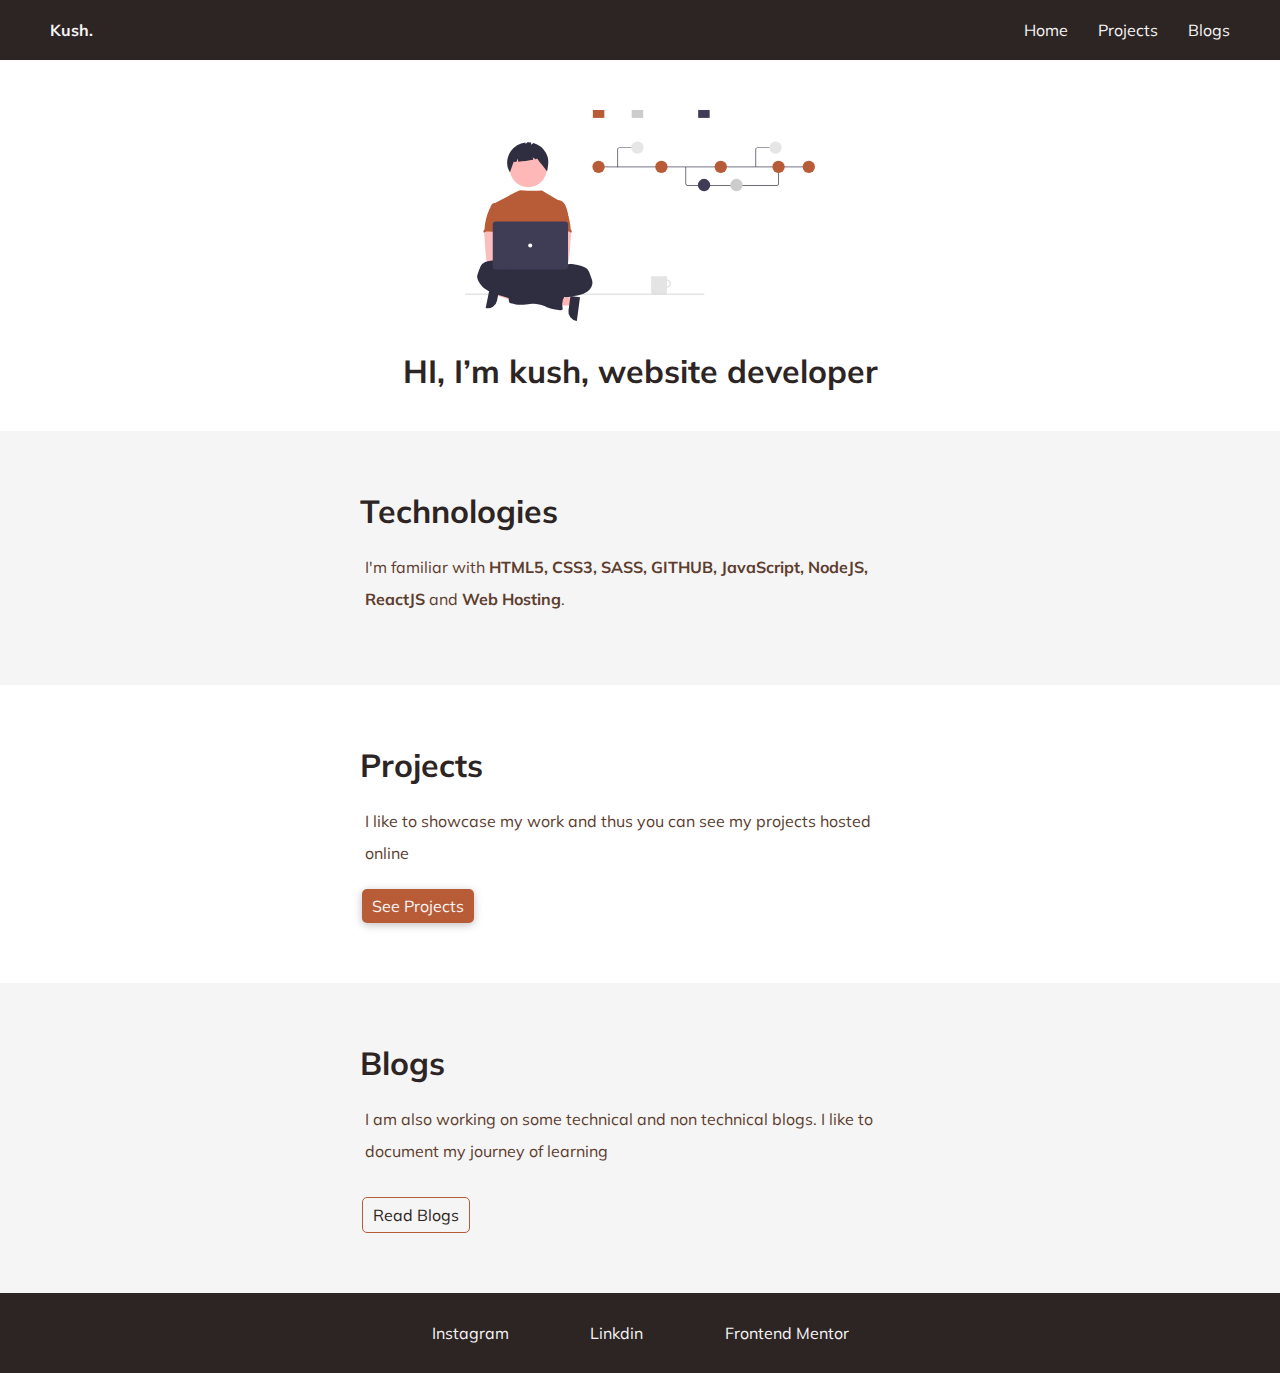
<file: index.html>
<!DOCTYPE html>
<html lang="en">
<head>
    <meta charset="UTF-8">
    <meta http-equiv="X-UA-Compatible" content="IE=edge">
    <meta name="viewport" content="width=device-width, initial-scale=1.0">
    <link rel="stylesheet" href="css/style.css">
    <title>Portfolio</title>
</head>


<body>
    <!-- -------------NAVIGATION-------------------------- -->
    <nav>
        <ul>
            <li><a href="#">Kush.</a></li>
            <li><a href="#">Home</a></li>
            <li><a href="pages/project.html">Projects</a></li>
            <li><a href="pages/blogs.html">Blogs</a></li>
        </ul>
    </nav>
   

    <!-- -------------HEADER - HERO-------------------------- -->
    <header class ="hero">
        <img  class ="hero-img" src="images/hero-img.svg" alt="portfolio image">
        <h1  class ="hero-heading container">HI, I’m kush, website developer</h1>
    </header>


    <!-- -------------TECHNOLOGIES-------------------------- -->

    <section class="off-white">
        <div class=" container container-center">
            <h1>Technologies</h1>
            <p>I'm familiar with <strong>HTML5, CSS3, SASS, GITHUB, JavaScript, NodeJS, ReactJS</strong> and <strong>Web Hosting</strong>.</p>
        </div>
    </section>



     <!-- -------------PROJECTS-------------------------- -->

     <section >
        <div class=" container container-center">
            <h1>Projects</h1>
            <p>I like to showcase my work and thus you can see my projects hosted online</p>
            <a class="link link-primary" href="pages/project.html">See Projects</a>
        </div>
    </section>

     <!-- -------------BLOGS-------------------------- -->

     <section class="off-white">
        <div class=" container container-center">
            <h1>Blogs</h1>
            <p>I am also working on some technical and non technical blogs. I like to document my journey of learning</p>
            <a class="link link-secondary" href="pages/blogs.html">Read Blogs</a>
        </div>
    </section>

    <!-- -------------FOOTER-------------------------- -->
    <footer>
        <ul class="container container-center">
            <li><a href="https://www.instagram.com/kush_codes/" target="_blank">Instagram</a></li>
            <li><a href="https://www.linkedin.com/in/kushagra-tripathi-01234567/" target="_blank">Linkdin</a></li>
            <li><a href="https://www.frontendmentor.io/profile/kush-x7" target="_blank">Frontend Mentor</a></li>
        </ul>
    </footer>


</body>
</html>
</file>
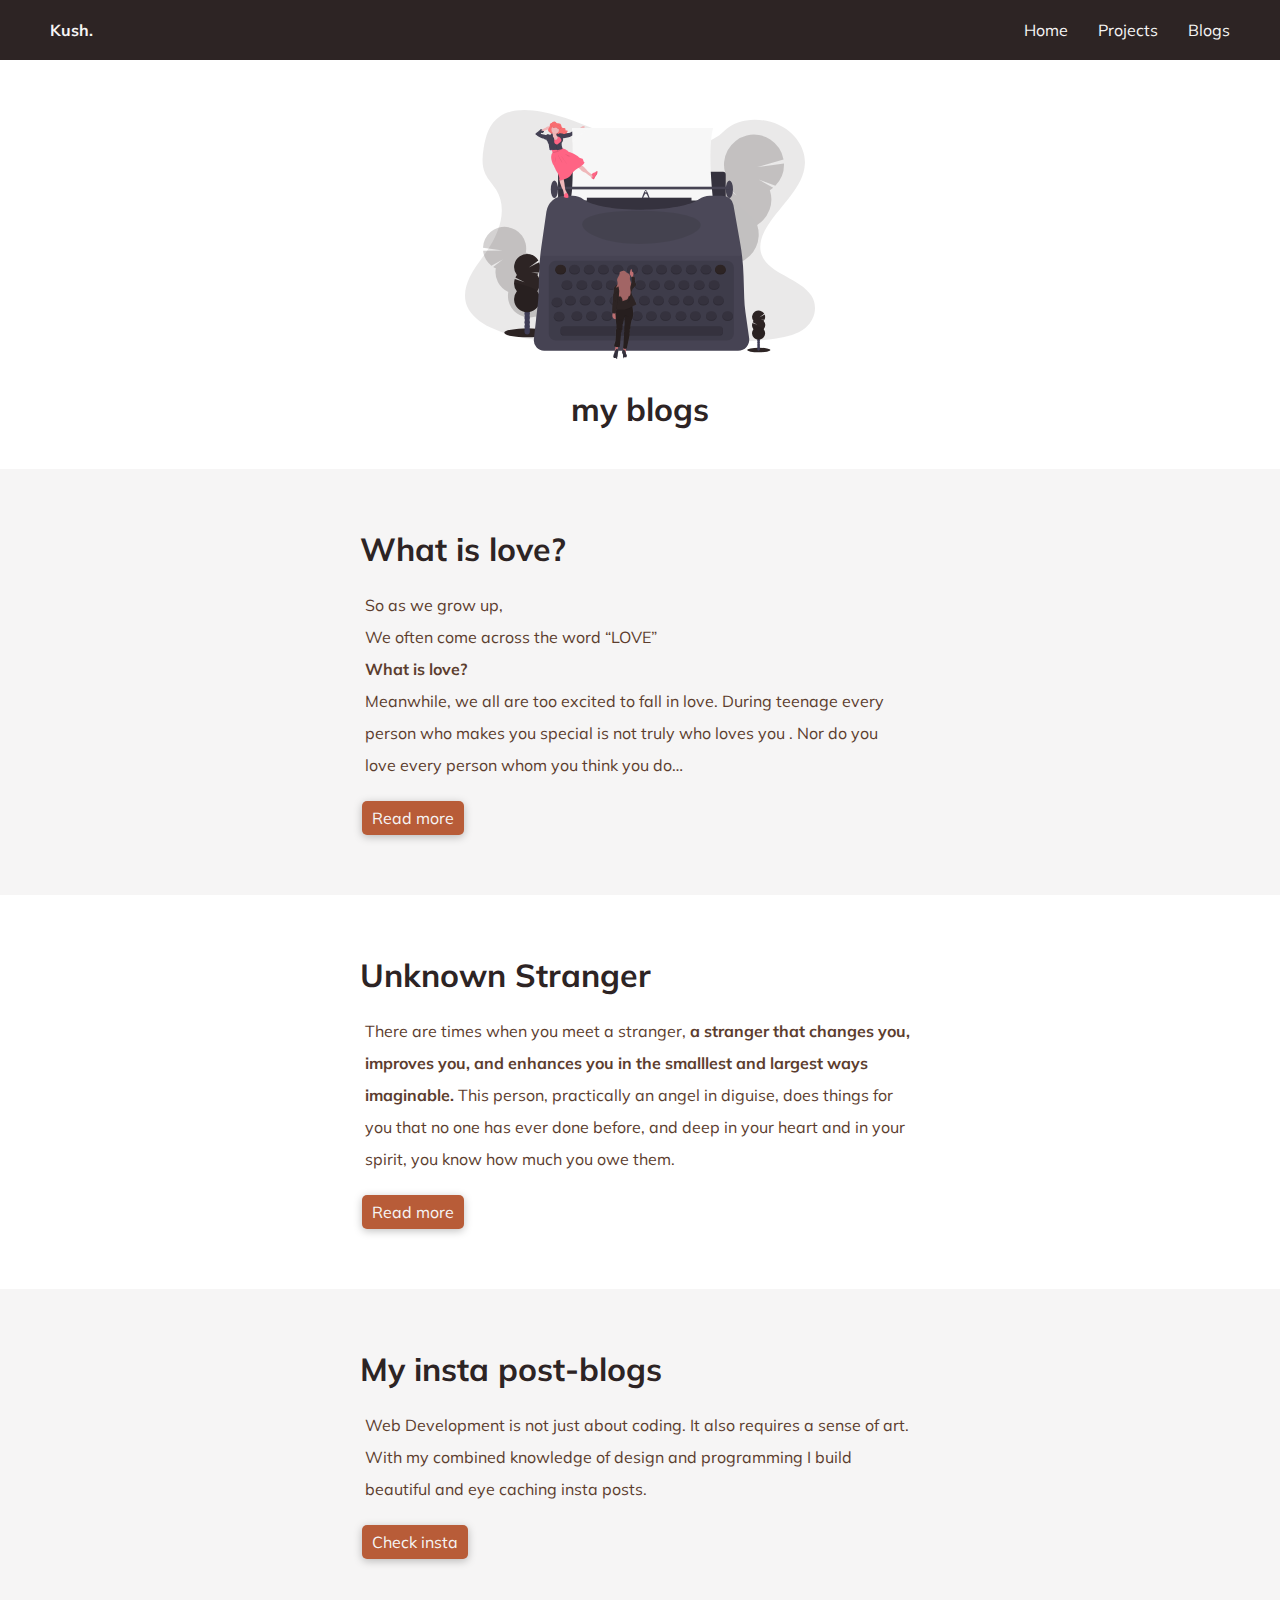
<file: pages/blogs.html>
<!DOCTYPE html>
<html lang="en">
<head>
    <meta charset="UTF-8">
    <meta http-equiv="X-UA-Compatible" content="IE=edge">
    <meta name="viewport" content="width=device-width, initial-scale=1.0">
    <link rel="stylesheet" href="../css/style.css">
    <title>Blogs</title>
</head>


<body>
    <!-- -------------NAVIGATION-------------------------- -->
    <nav>
        <ul>
            <li><a href="../index.html">Kush.</a></li>
            <li><a href="../index.html">Home</a></li>
            <li><a href="project.html">Projects</a></li>
            <li><a href="blogs.html">Blogs</a></li>
        </ul>
    </nav>

    <!-- -------------HEADER - HERO-------------------------- -->
    <header class ="hero">
        <img  class ="hero-img" src="../images/blogs.svg" alt="project image">
        <h1  class ="hero-heading container">my blogs</h1>
    </header>


    <!-- -------------BLOGS-OFF-WHITE 1-------------------------- -->

    <section class="off-white">
        <div class=" container container-center">
            <h1>What is love?</h1>
            <p>So as we grow up, <br>
                We often come across the word “LOVE” <br>
                <strong>What is love?</strong> <br>
                Meanwhile, we all are too excited to fall in love. During teenage every person who makes you special is not truly who loves you . Nor do you love every person whom you think you do…</p>
            <a class="link link-primary" href="https://tol0ve.wordpress.com/2018/07/24/love/" target="_blank">Read more</a>
        </div>
    </section>

    <!-- -------------BLOGS-WHITE 2-------------------------- -->

    <section>
        <div class=" container container-center">
            <h1>Unknown Stranger</h1>
            <p>There are times when you meet a stranger, <strong>a stranger that changes you, improves you, and enhances you in the smalllest and largest ways imaginable.</strong> 
                This person, practically an angel in diguise, does things for you that no one has ever done before, and deep in your heart and in your spirit, you know how much you owe them.</p>
            <a class="link link-primary" href="https://tol0ve.wordpress.com/2018/08/19/unknown-person/" target="_blank">Read more</a>
        </div>
    </section>

    <!-- -------------BLOGS-OFF-WHITE 1-------------------------- -->

    <section class="off-white">
        <div class=" container container-center">
            <h1>My insta post-blogs</h1>
            <p>Web Development is not just about coding. It also requires a sense of art. With my combined knowledge of design and programming I build beautiful and eye caching insta posts.</p>
            <a class="link link-primary" href="https://www.instagram.com/kush_codes/" target="_blank">Check insta</a>
        </div>
    </section>
</file>
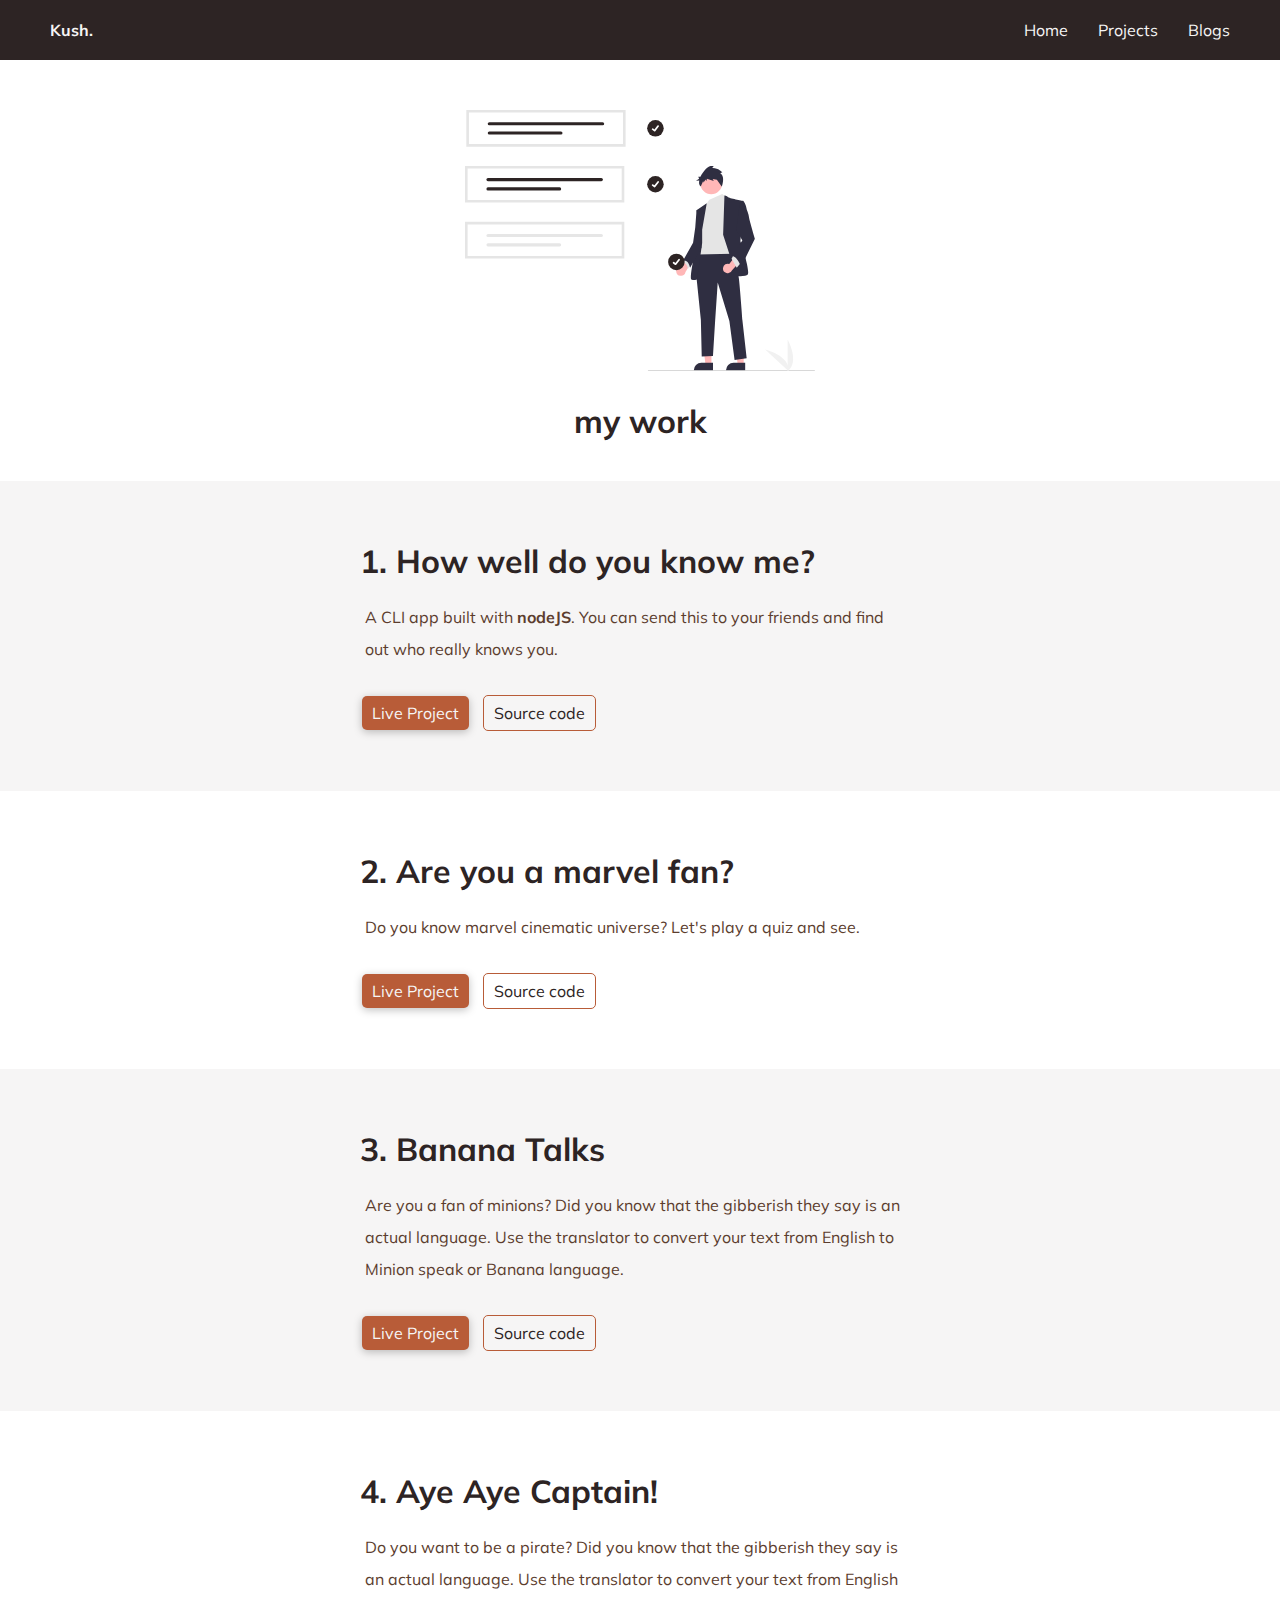
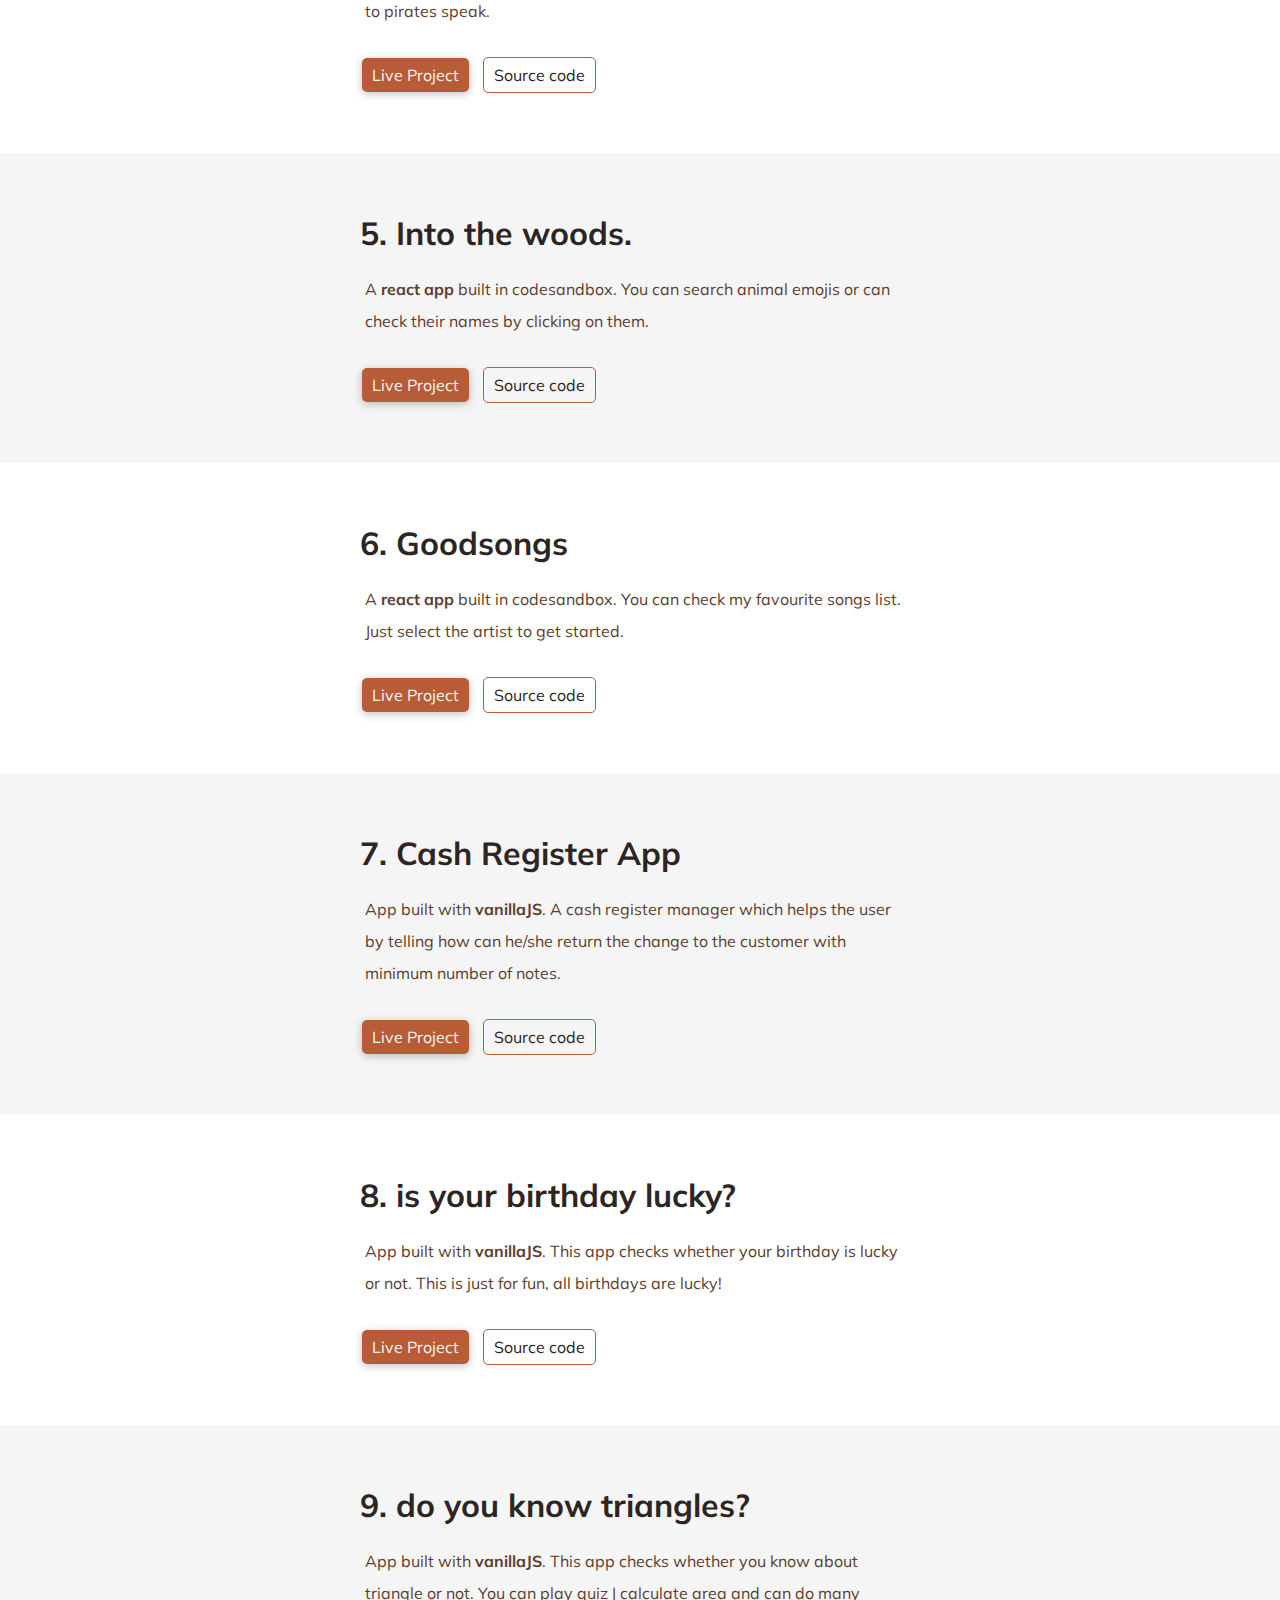
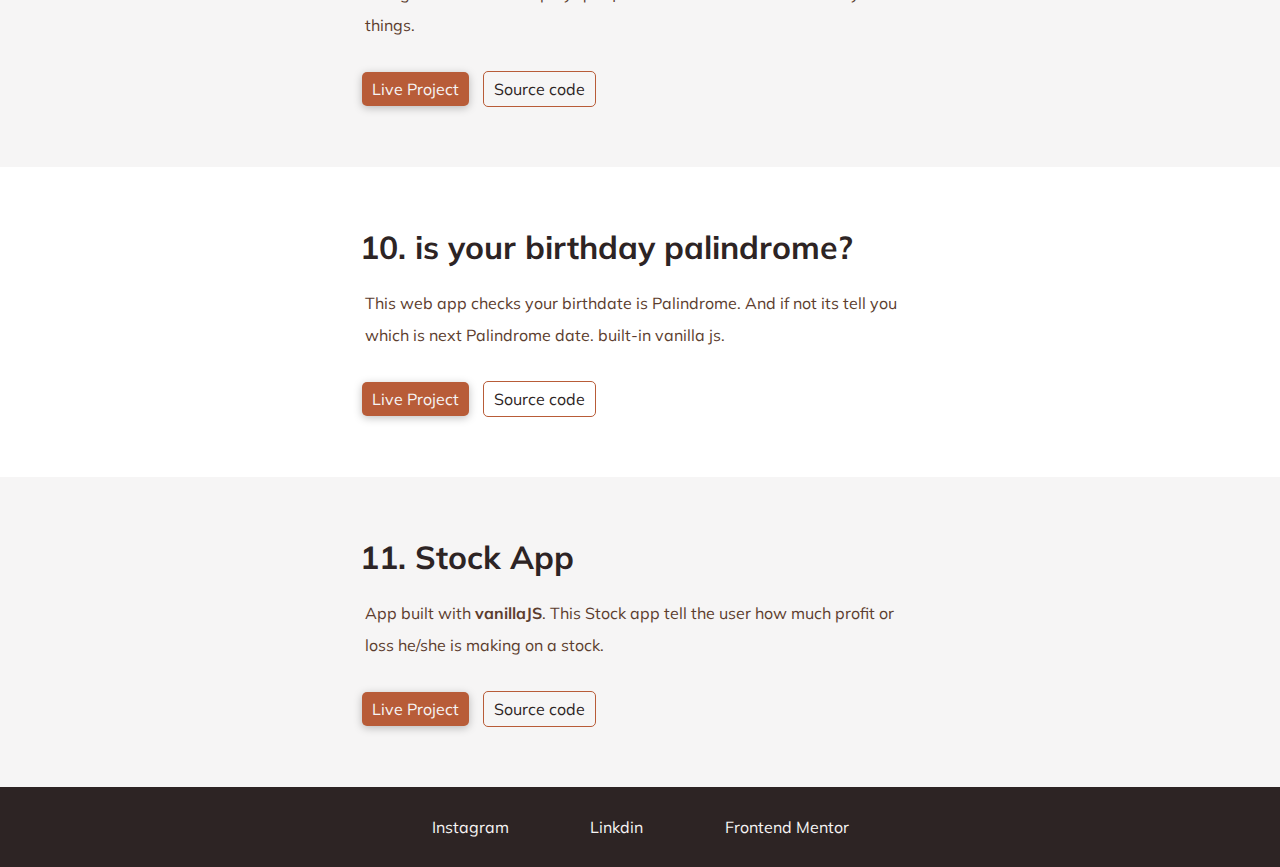
<file: pages/project.html>
<!DOCTYPE html>
<html lang="en">
<head>
    <meta charset="UTF-8">
    <meta http-equiv="X-UA-Compatible" content="IE=edge">
    <meta name="viewport" content="width=device-width, initial-scale=1.0">
    <link rel="stylesheet" href="../css/style.css">
    <title>Project</title>
</head>


<body>
    <!-- -------------NAVIGATION-------------------------- -->
    <nav>
        <ul>
            <li><a href="../index.html">Kush.</a></li>
            <li><a href="../index.html">Home</a></li>
            <li><a href="#">Projects</a></li>
            <li><a href="blogs.html">Blogs</a></li>
        </ul>
    </nav>


    <!-- -------------HEADER - HERO-------------------------- -->
    <header class ="hero">
        <img  class ="hero-img" src="../images/project.svg" alt="project image">
        <h1  class ="hero-heading container">my work</h1>
    </header>


    <!-- -------------PROJECTS-OFF-WHITE 1-------------------------- -->

    <section class="off-white">
    <div class=" container container-center">
        <h1>1. How well do you know me?</h1>
        <p>A CLI app built with <strong>nodeJS</strong>. You can send this to your friends and find out who really knows you.</p>
        <a class="link link-primary" href="https://replit.com/@kushcodes/markOne?embed=1&output=1#index.js" target="_blank">Live Project</a>
        <a class="link link-secondary" href="https://github.com/kush-x7/markOne" target="_blank">Source code</a>
    </div>
    </section>


    <!-- -------------PROJECTS-WHITE 2-------------------------- -->

    <section >
        <div class=" container container-center">
            <h1>2. Are you a marvel fan?</h1>
            <p>Do you know marvel cinematic universe? Let's play a quiz and see.</p>
            <a class="link link-primary" href="https://replit.com/@kushcodes/marktwo?embed=1&output=1#index.js" target="_blank">Live Project</a>
            <a class="link link-secondary" href="https://github.com/kush-x7/markTwo" target="_blank">Source code</a>
        </div>
    </section>


    <!-- -------------PROJECTS-OFF-WHITE 6-------------------------- -->

    <section class="off-white">
        <div class=" container container-center">
            <h1>3. Banana Talks</h1>
            <p>Are you a fan of minions? Did you know that the gibberish they say is an actual language. Use the translator to convert your text from English to Minion speak or Banana language.</p>
            <a class="link link-primary" href="https://kush-x7.github.io/markSix/" target="_blank">Live Project</a>
            <a class="link link-secondary" href="https://github.com/kush-x7/markSix" target="_blank">Source code</a>
        </div>
    </section>
    
    
    <!-- -------------PROJECTS-WHITE 7-------------------------- -->

    <section >
        <div class=" container container-center">
            <h1>4. Aye Aye Captain!</h1>
            <p>Do you want to be a pirate? Did you know that the gibberish they say is an actual language. Use the translator to convert your text from English to pirates speak.</p>
            <a class="link link-primary" href="https://kush-x7.github.io/markSeven/" target="_blank">Live Project</a>
            <a class="link link-secondary" href="https://github.com/kush-x7/markSeven/tree/main" target="_blank">Source code</a>
        </div>
    </section>

     <!-- -------------PROJECTS-OFF-WHITE 8-------------------------- -->

     <section class="off-white">
        <div class=" container container-center">
            <h1>5. Into the woods.</h1>
            <p>A <strong>react app</strong> built in codesandbox. You can search animal emojis or can check their names by clicking on them.</p>
            <a class="link link-primary" href="https://k0tw9.csb.app/" target="_blank">Live Project</a>
            <a class="link link-secondary" href="https://github.com/kush-x7/markEight" target="_blank">Source code</a>
        </div>
        </section>
    
    
        <!-- -------------PROJECTS-WHITE 9-------------------------- -->
    
        <section >
            <div class=" container container-center">
                <h1>6. Goodsongs</h1>
                <p>A <strong>react app</strong> built in codesandbox. You can check my favourite songs list. Just select the artist to get started.</p>
                <a class="link link-primary" href="https://079x0.csb.app/" target="_blank">Live Project</a>
                <a class="link link-secondary" href="https://github.com/kush-x7/markNine" target="_blank">Source code</a>
            </div>
        </section>


     <!-- -------------PROJECTS-OFF-WHITE 10-------------------------- -->

     <section class="off-white">
        <div class=" container container-center">
            <h1>7. Cash Register App</h1>
            <p>App built with <strong>vanillaJS</strong>. A cash register manager which helps the user by telling how can he/she return the change to the customer with minimum number of notes. </p>
            <a class="link link-primary" href="https://cashproject.netlify.app" target="_blank">Live Project</a>
            <a class="link link-secondary" href="https://github.com/kush-x7/markTen" target="_blank">Source code</a>
        </div>
        </section>
    
    
        <!-- -------------PROJECTS-WHITE 11-------------------------- -->
    
        <section >
            <div class=" container container-center">
                <h1>8. is your birthday lucky? </h1>
                <p>App built with <strong>vanillaJS</strong>. This app checks whether your birthday is lucky or not. This is just for fun, all birthdays are lucky! </p>
                <a class="link link-primary" href="https://birthdayluckyyoye.netlify.app" target="_blank">Live Project</a>
                <a class="link link-secondary" href="https://github.com/kush-x7/markEleven" target="_blank">Source code</a>
            </div>
        </section>        

     <!-- -------------PROJECTS-OFF-WHITE 12-------------------------- -->

     <section class="off-white">
        <div class=" container container-center">
            <h1>9. do you know triangles?</h1>
            <p>App built with <strong>vanillaJS</strong>. This app checks whether you know about triangle or not. You can play quiz | calculate area and can do many things. </p>
            <a class="link link-primary" href="https://trianglrgame.netlify.app/" target="_blank">Live Project</a>
            <a class="link link-secondary" href="https://github.com/kush-x7/markTwelve" target="_blank">Source code</a>
        </div>
        </section>

        <!-- -------------PROJECTS-WHITE 13-------------------------- -->
    
        <section >
            <div class=" container container-center">
                <h1>10. is your birthday palindrome?</h1>
                <p>This web app checks your birthdate is Palindrome. And if not its tell you which is next Palindrome date. built-in vanilla js. </p>
                <a class="link link-primary" href="https://palinderome.netlify.app/" target="_blank">Live Project</a>
                <a class="link link-secondary" href="https://github.com/kush-x7/markThirteen" target="_blank">Source code</a>
            </div>
        </section>        

     <!-- -------------PROJECTS-OFF-WHITE 14-------------------------- -->

     <section class="off-white">
        <div class=" container container-center">
            <h1>11. Stock App</h1>
            <p>App built with <strong>vanillaJS</strong>. This Stock app tell the user how much profit or loss he/she is making on a stock. </p>
            <a class="link link-primary" href="https://stockcount.netlify.app/" target="_blank">Live Project</a>
            <a class="link link-secondary" href="https://github.com/kush-x7/markFourteen/tree/main" target="_blank">Source code</a>
        </div>
    </section>     
    
    <!-- -------------FOOTER-------------------------- -->
    <footer>
        <ul class="container container-center">
            <li><a href="https://www.instagram.com/kush_codes/" target="_blank">Instagram</a></li>
            <li><a href="https://www.linkedin.com/in/kushagra-tripathi-01234567/" target="_blank">Linkdin</a></li>
            <li><a href="https://www.frontendmentor.io/profile/kush-x7" target="_blank">Frontend Mentor</a></li>
        </ul>
    </footer>
</file>
<file: css/style.css>
@import url('https://fonts.googleapis.com/css2?family=Mulish:wght@400;500;700&display=swap');


:root{
    --primary-color: #2D2424;
    --secondary-color: #5C3D2E;
    --tertiary-color: #B85C38;
    --light-color: #E0C097;

    --offwhite-color: #F6F5F5;
    
    --primary-font-color: #5C3D2E;
}



*{
    padding: 0;
    margin: 0;
    box-sizing: border-box;

}

html{
    font-size: 62.5%;
}

body{
    font-family: 'Mulish', sans-serif;
    font-size:  1.6rem;

    color: var(--primary-font-color)
}
/* ------------NAVIGATION-------------------*/

nav{
    background-color: var(--primary-color);
    padding: 2rem;

}

nav ul {
    display: flex;
    justify-content: end;

    list-style: none;
}

nav ul li {
    margin-right: 3rem;
}

nav ul li:first-child{
    margin-right: auto;
    margin-left: 3rem;

    font-weight: bold;
}

nav ul li a {
    color: var(--offwhite-color);
    text-decoration: none;

}

/* ------------------------------------- */

/* ------------HEADER - HERO------------------------- */

.hero{
    padding: 2rem;
    padding-top: 5rem;
}

.hero-img {
    max-width: 35rem;

    margin: auto;
    display: block;
    
}

.hero-heading {
    color: var(--primary-color);
    text-align: center;
    margin-top: 3rem;
    margin-bottom: 2rem;
    
}
/* ------------------------------------- */

/* ------------SECTION-------------------*/

section{
    padding: 5rem;
    
}



section h1{
    color: var(--primary-color);
    margin: 1rem;
    /* text-align: center; */
}

section p {
    padding: 1rem 1rem 1rem 0.5rem;
    margin: 1rem;
    line-height: 200%;
}

.off-white {
    background-color: var(--offwhite-color);
}
/* ------------------------------------- */

/* ------------LINK-------------------*/

.link {
    text-decoration: none;
    padding: .7rem 1rem;
    text-align: center;

    transform: translateX(1.2rem);
    
}

.link-primary {
    background-color: var(--tertiary-color);
    border-radius: 0.5rem;
    color: var(--offwhite-color);
    display: inline-block;
    max-width: 14rem;
    margin: 0rem 1rem 1rem 0rem;
    box-shadow: 0px 2px 8px rgba(0, 0, 0, 0.25);

}

.link-secondary {
    border: 1px solid var(--tertiary-color);
    border-radius: 0.5rem;
    color: var(--primary-color);

    display: inline-block;
    max-width: 14rem;
    margin: 1rem 1rem 1rem 0rem;
   
    
}

/* ------------CONTAINER--------------- */

.container{
    padding: 0 1rem 0 1rem;
}

.container-center {
    max-width: 60rem;
    margin: auto; 
}

/* ------------Footer--------------- */

footer{
    padding: 3rem;
    background-color: var(--primary-color);
}

footer ul {
    list-style: none;
    display: flex;
    justify-content: space-evenly;
}

footer ul li a{
    text-decoration: none;
    color: var(--offwhite-color);
}
</file>
